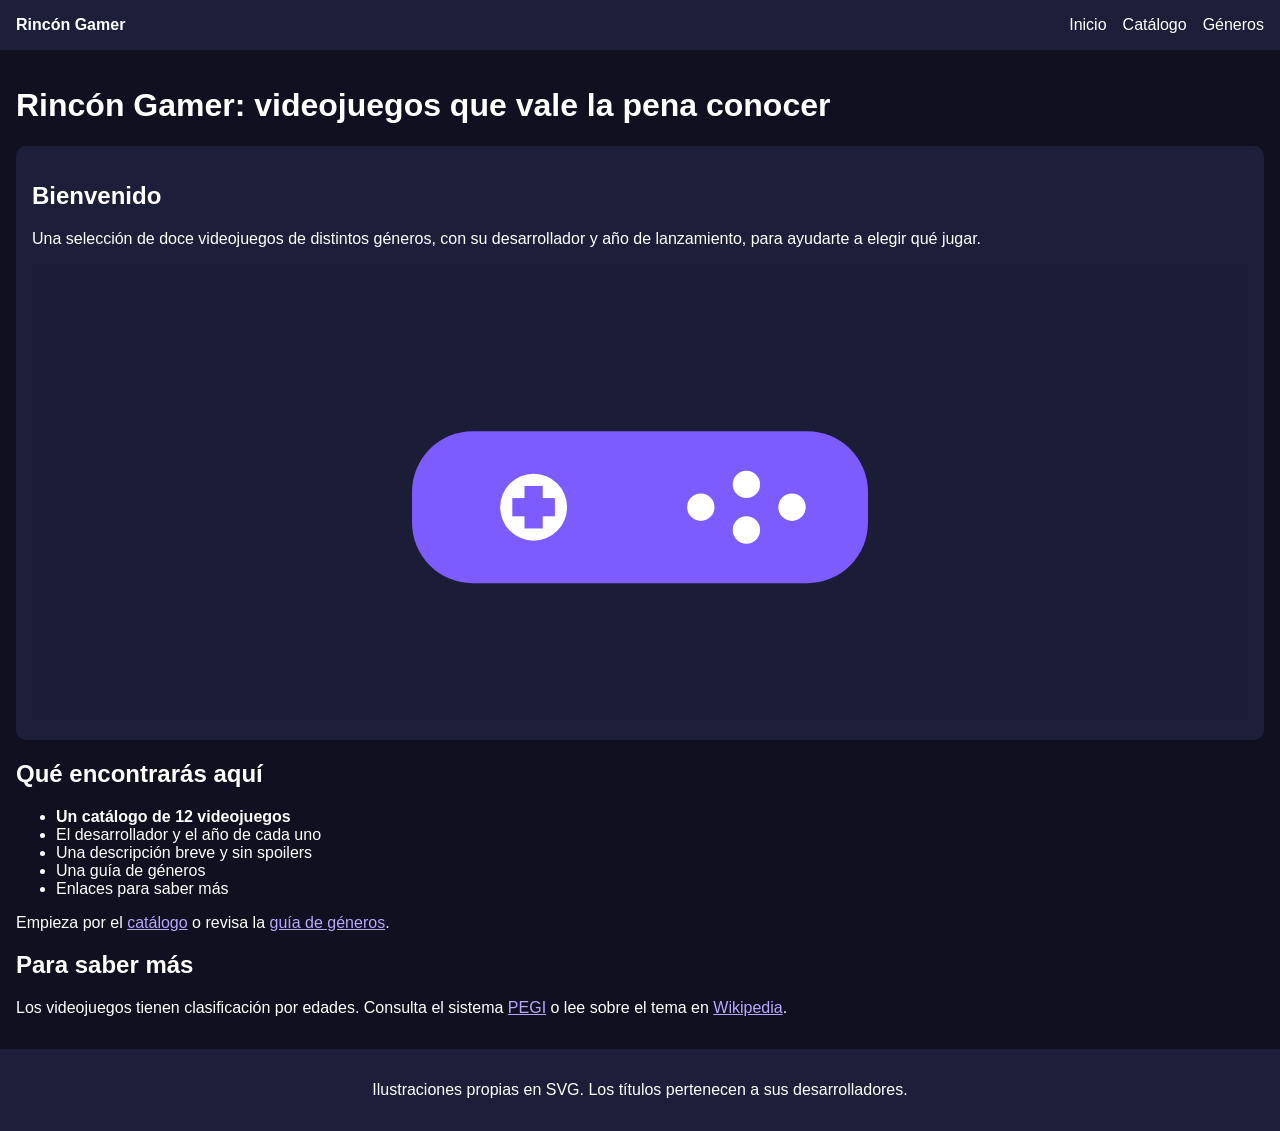
<file: index.html>
<!DOCTYPE html>
<html lang="es">
<head>
<meta charset="utf-8">
<meta name="viewport" content="width=device-width, initial-scale=1">
<title>Inicio | Rincón Gamer</title>
<link rel="stylesheet" href="css/styles.css">
<style>
  .bienvenida { background-color: var(--tarjeta); padding: 1rem; border-radius: 10px; }
</style>
</head>
<body>
<header>
<div class="barra">
<strong>Rincón Gamer</strong>
<nav>
<ul>
<li><a href="index.html">Inicio</a></li>
<li><a href="catalogo.html">Catálogo</a></li>
<li><a href="pagina3.html">Géneros</a></li>
</ul>
</nav>
</div>
</header>
<main>
<h1>Rincón Gamer: videojuegos que vale la pena conocer</h1>
<section class="bienvenida">
<h2>Bienvenido</h2>
<p>Una selección de doce videojuegos de distintos géneros, con su desarrollador y año de lanzamiento, para ayudarte a elegir qué jugar.</p>
<img id="portada" src="img/portada.svg" alt="Ilustración de un mando de videojuegos" width="800" height="300">
</section>
<section>
<h2>Qué encontrarás aquí</h2>
<ul>
<li>Un catálogo de 12 videojuegos</li>
<li>El desarrollador y el año de cada uno</li>
<li>Una descripción breve y sin spoilers</li>
<li>Una guía de géneros</li>
<li>Enlaces para saber más</li>
</ul>
<p>Empieza por el <a href="catalogo.html">catálogo</a> o revisa la <a href="pagina3.html">guía de géneros</a>.</p>
</section>
<aside>
<h2>Para saber más</h2>
<p>Los videojuegos tienen clasificación por edades. Consulta el sistema <a href="https://pegi.info/" target="_blank" rel="noopener">PEGI</a> o lee sobre el tema en <a href="https://es.wikipedia.org/wiki/Videojuego" target="_blank" rel="noopener">Wikipedia</a>.</p>
</aside>
</main>
<footer><p>Ilustraciones propias en SVG. Los títulos pertenecen a sus desarrolladores.</p></footer>
</body>
</html>
</file>
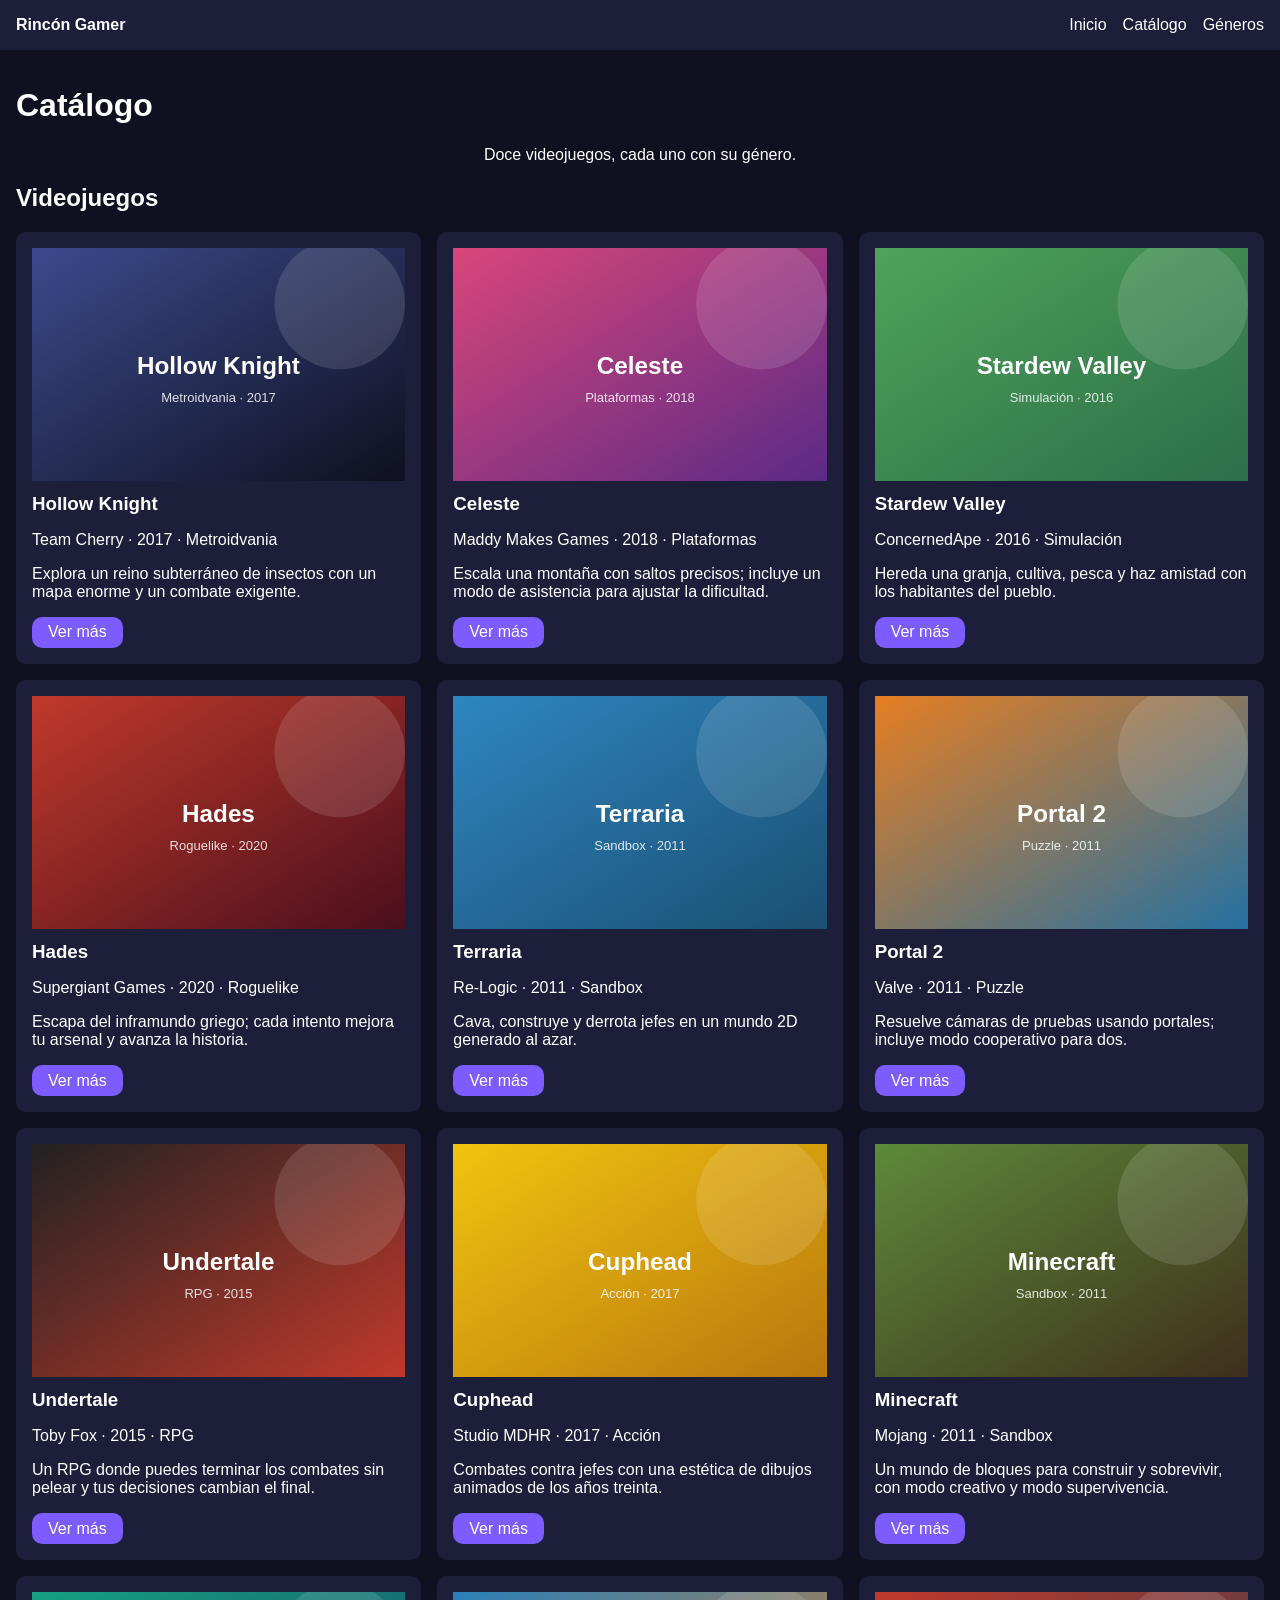
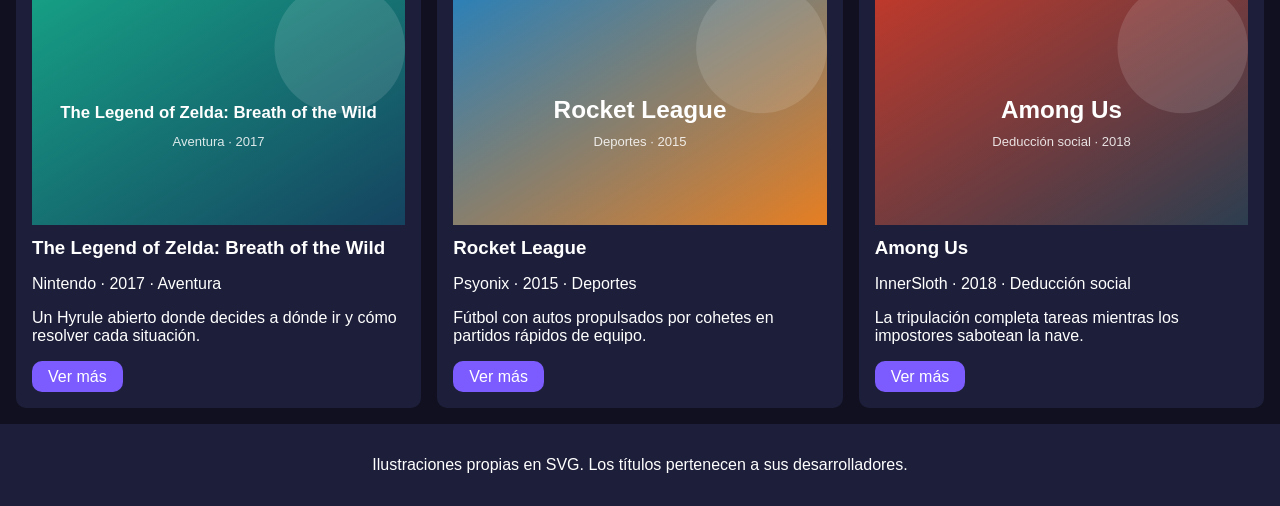
<file: catalogo.html>
<!DOCTYPE html>
<html lang="es">
<head>
<meta charset="utf-8">
<meta name="viewport" content="width=device-width, initial-scale=1">
<title>Catálogo | Rincón Gamer</title>
<link rel="stylesheet" href="css/styles.css">
</head>
<body>
<header><div class="barra"><strong>Rincón Gamer</strong><nav><ul><li><a href="index.html">Inicio</a></li><li><a href="catalogo.html">Catálogo</a></li><li><a href="pagina3.html">Géneros</a></li></ul></nav></div></header>
<main>
<h1>Catálogo</h1>
<p style="text-align:center">Doce videojuegos, cada uno con su género.</p>
<h2>Videojuegos</h2>
<div class="rejilla">
<article class="tarjeta">
<img src="img/hollow-knight.svg" alt="Ilustración de Hollow Knight" width="400" height="250">
<h3>Hollow Knight</h3>
<p class="meta">Team Cherry · 2017 · Metroidvania</p>
<p>Explora un reino subterráneo de insectos con un mapa enorme y un combate exigente.</p>
<a class="boton" href="pagina3.html#metroidvania">Ver más</a>
</article>
<article class="tarjeta">
<img src="img/celeste.svg" alt="Ilustración de Celeste" width="400" height="250">
<h3>Celeste</h3>
<p class="meta">Maddy Makes Games · 2018 · Plataformas</p>
<p>Escala una montaña con saltos precisos; incluye un modo de asistencia para ajustar la dificultad.</p>
<a class="boton" href="pagina3.html#plataformas">Ver más</a>
</article>
<article class="tarjeta">
<img src="img/stardew-valley.svg" alt="Ilustración de Stardew Valley" width="400" height="250">
<h3>Stardew Valley</h3>
<p class="meta">ConcernedApe · 2016 · Simulación</p>
<p>Hereda una granja, cultiva, pesca y haz amistad con los habitantes del pueblo.</p>
<a class="boton" href="pagina3.html#simulacion">Ver más</a>
</article>
<article class="tarjeta">
<img src="img/hades.svg" alt="Ilustración de Hades" width="400" height="250">
<h3>Hades</h3>
<p class="meta">Supergiant Games · 2020 · Roguelike</p>
<p>Escapa del inframundo griego; cada intento mejora tu arsenal y avanza la historia.</p>
<a class="boton" href="pagina3.html#roguelike">Ver más</a>
</article>
<article class="tarjeta">
<img src="img/terraria.svg" alt="Ilustración de Terraria" width="400" height="250">
<h3>Terraria</h3>
<p class="meta">Re-Logic · 2011 · Sandbox</p>
<p>Cava, construye y derrota jefes en un mundo 2D generado al azar.</p>
<a class="boton" href="pagina3.html#sandbox">Ver más</a>
</article>
<article class="tarjeta">
<img src="img/portal-2.svg" alt="Ilustración de Portal 2" width="400" height="250">
<h3>Portal 2</h3>
<p class="meta">Valve · 2011 · Puzzle</p>
<p>Resuelve cámaras de pruebas usando portales; incluye modo cooperativo para dos.</p>
<a class="boton" href="pagina3.html#puzzle">Ver más</a>
</article>
<article class="tarjeta">
<img src="img/undertale.svg" alt="Ilustración de Undertale" width="400" height="250">
<h3>Undertale</h3>
<p class="meta">Toby Fox · 2015 · RPG</p>
<p>Un RPG donde puedes terminar los combates sin pelear y tus decisiones cambian el final.</p>
<a class="boton" href="pagina3.html#rpg">Ver más</a>
</article>
<article class="tarjeta">
<img src="img/cuphead.svg" alt="Ilustración de Cuphead" width="400" height="250">
<h3>Cuphead</h3>
<p class="meta">Studio MDHR · 2017 · Acción</p>
<p>Combates contra jefes con una estética de dibujos animados de los años treinta.</p>
<a class="boton" href="pagina3.html#accion">Ver más</a>
</article>
<article class="tarjeta">
<img src="img/minecraft.svg" alt="Ilustración de Minecraft" width="400" height="250">
<h3>Minecraft</h3>
<p class="meta">Mojang · 2011 · Sandbox</p>
<p>Un mundo de bloques para construir y sobrevivir, con modo creativo y modo supervivencia.</p>
<a class="boton" href="pagina3.html#sandbox">Ver más</a>
</article>
<article class="tarjeta">
<img src="img/the-legend-of-zelda-breath-of-the-wild.svg" alt="Ilustración de The Legend of Zelda: Breath of the Wild" width="400" height="250">
<h3>The Legend of Zelda: Breath of the Wild</h3>
<p class="meta">Nintendo · 2017 · Aventura</p>
<p>Un Hyrule abierto donde decides a dónde ir y cómo resolver cada situación.</p>
<a class="boton" href="pagina3.html#aventura">Ver más</a>
</article>
<article class="tarjeta">
<img src="img/rocket-league.svg" alt="Ilustración de Rocket League" width="400" height="250">
<h3>Rocket League</h3>
<p class="meta">Psyonix · 2015 · Deportes</p>
<p>Fútbol con autos propulsados por cohetes en partidos rápidos de equipo.</p>
<a class="boton" href="pagina3.html#deportes">Ver más</a>
</article>
<article class="tarjeta">
<img src="img/among-us.svg" alt="Ilustración de Among Us" width="400" height="250">
<h3>Among Us</h3>
<p class="meta">InnerSloth · 2018 · Deducción social</p>
<p>La tripulación completa tareas mientras los impostores sabotean la nave.</p>
<a class="boton" href="pagina3.html#social">Ver más</a>
</article>
</div>
</main>
<footer><p>Ilustraciones propias en SVG. Los títulos pertenecen a sus desarrolladores.</p></footer>
</body>
</html>
</file>
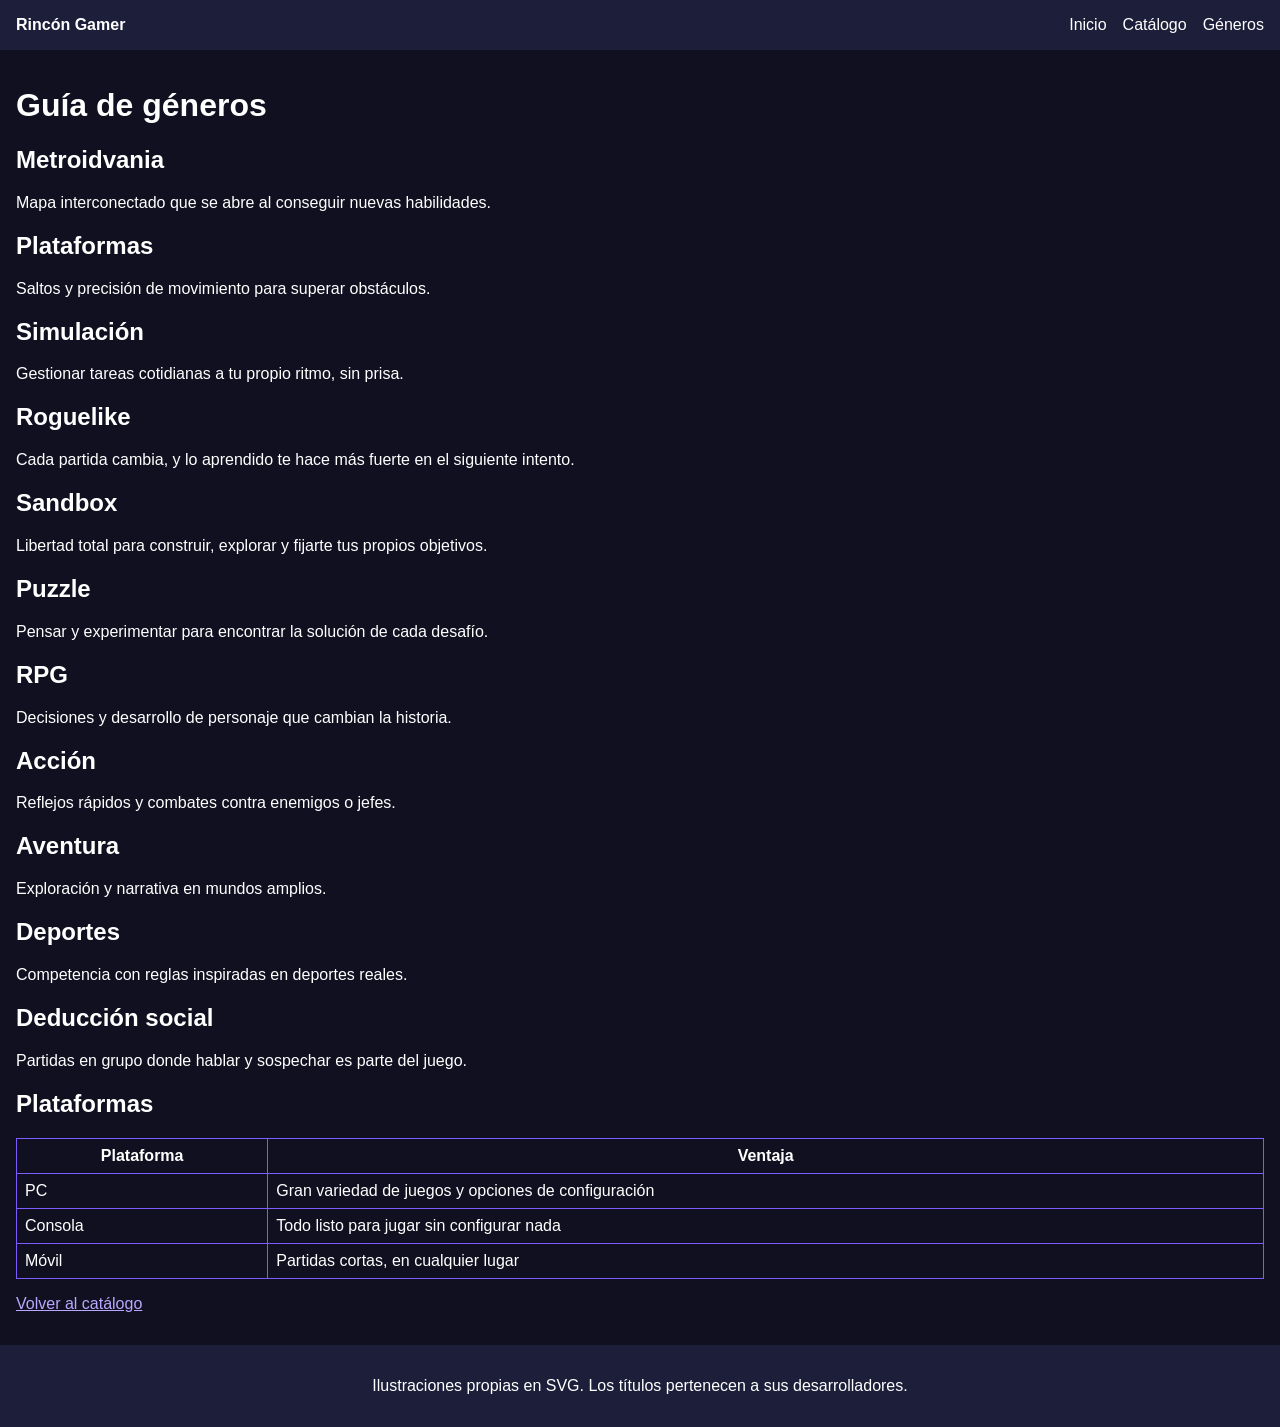
<file: pagina3.html>
<!DOCTYPE html>
<html lang="es">
<head>
<meta charset="utf-8">
<meta name="viewport" content="width=device-width, initial-scale=1">
<title>Géneros | Rincón Gamer</title>
<link rel="stylesheet" href="css/styles.css">
</head>
<body>
<header><div class="barra"><strong>Rincón Gamer</strong><nav><ul><li><a href="index.html">Inicio</a></li><li><a href="catalogo.html">Catálogo</a></li><li><a href="pagina3.html">Géneros</a></li></ul></nav></div></header>
<main>
<h1>Guía de géneros</h1>
<section id="metroidvania"><h2>Metroidvania</h2><p>Mapa interconectado que se abre al conseguir nuevas habilidades.</p></section>
<section id="plataformas"><h2>Plataformas</h2><p>Saltos y precisión de movimiento para superar obstáculos.</p></section>
<section id="simulacion"><h2>Simulación</h2><p>Gestionar tareas cotidianas a tu propio ritmo, sin prisa.</p></section>
<section id="roguelike"><h2>Roguelike</h2><p>Cada partida cambia, y lo aprendido te hace más fuerte en el siguiente intento.</p></section>
<section id="sandbox"><h2>Sandbox</h2><p>Libertad total para construir, explorar y fijarte tus propios objetivos.</p></section>
<section id="puzzle"><h2>Puzzle</h2><p>Pensar y experimentar para encontrar la solución de cada desafío.</p></section>
<section id="rpg"><h2>RPG</h2><p>Decisiones y desarrollo de personaje que cambian la historia.</p></section>
<section id="accion"><h2>Acción</h2><p>Reflejos rápidos y combates contra enemigos o jefes.</p></section>
<section id="aventura"><h2>Aventura</h2><p>Exploración y narrativa en mundos amplios.</p></section>
<section id="deportes"><h2>Deportes</h2><p>Competencia con reglas inspiradas en deportes reales.</p></section>
<section id="social"><h2>Deducción social</h2><p>Partidas en grupo donde hablar y sospechar es parte del juego.</p></section>
<section><h2>Plataformas</h2>
<table><thead><tr><th>Plataforma</th><th>Ventaja</th></tr></thead><tbody>
<tr><td>PC</td><td>Gran variedad de juegos y opciones de configuración</td></tr>
<tr><td>Consola</td><td>Todo listo para jugar sin configurar nada</td></tr>
<tr><td>Móvil</td><td>Partidas cortas, en cualquier lugar</td></tr>
</tbody></table></section>
<p><a href="catalogo.html">Volver al catálogo</a></p>
</main>
<footer><p>Ilustraciones propias en SVG. Los títulos pertenecen a sus desarrolladores.</p></footer>
</body>
</html>
</file>
<file: css/styles.css>
/* Variables */
:root {
  --fondo: #101020;
  --tarjeta: #1d1f3a;
  --color-principal: #7c5cff;
  --texto: #ffffff;
}

/* Selector universal */
* { box-sizing: border-box; }

/* Selector de elemento */
body {
  margin: 0;
  font-family: Arial, sans-serif;
  background-color: var(--fondo);
  color: var(--texto);
}

/* Selector agrupado */
h1, h2, h3 { color: var(--texto); }

img { max-width: 100%; height: auto; }

header, footer {
  background-color: var(--tarjeta);
  padding: 1rem;
}
footer { text-align: center; }
main { padding: 1rem; }
a { color: #b9a8ff; }

/* MAQUETACIÓN 1: Flexbox (encabezado y menú) */
.barra {
  display: flex;
  justify-content: space-between;
  align-items: center;
  flex-wrap: wrap;
}
nav ul {            /* selector descendiente */
  display: flex;
  gap: 1rem;
  list-style: none;
  margin: 0;
  padding: 0;
}
nav a { color: var(--texto); text-decoration: none; }
nav a:hover { color: var(--color-principal); }   /* pseudoclase */

/* Selector de id */
#portada { width: 100%; }

/* MAQUETACIÓN 2: Grid (catálogo) */
.rejilla {
  display: grid;
  grid-template-columns: 1fr;    /* móvil: 1 columna */
  gap: 1rem;
}
.tarjeta {          /* selector de clase */
  background-color: var(--tarjeta);
  padding: 1rem;
  border-radius: 10px;
}
.tarjeta > h3 { margin: 0.5rem 0; }     /* selector hijo */
.boton {
  display: inline-block;
  background-color: var(--color-principal);
  color: var(--texto);
  padding: 0.4rem 1rem;
  border-radius: 10px;
  text-decoration: none;
}
main li:first-child { font-weight: bold; }

table { border-collapse: collapse; width: 100%; }
th, td { border: 1px solid var(--color-principal); padding: 0.5rem; }

/* Tableta: 2 columnas */
@media (min-width: 600px) {
  .rejilla { grid-template-columns: repeat(2, 1fr); }
}
/* Escritorio: 3 columnas */
@media (min-width: 1000px) {
  .rejilla { grid-template-columns: repeat(3, 1fr); }
}
</file>
